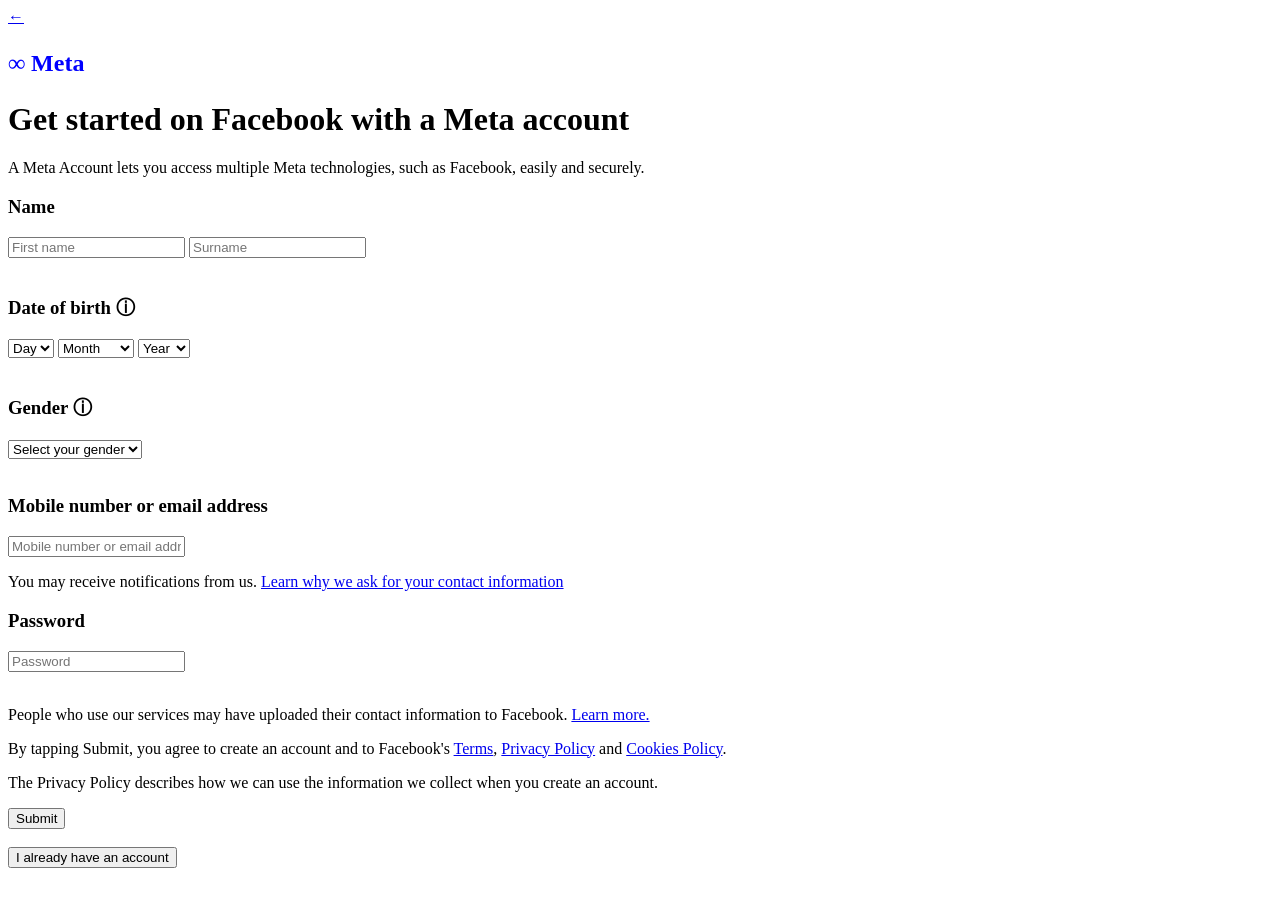
<file: facebook.html>
<!DOCTYPE html>
<html lang="id">

<head>
    <meta charset="UTF-8">
    <title>Daftar Akun</title>
</head>

<body>

    <a href="#">←</a>

    <h2><p style="color: blue;">∞ Meta</p></h2>

    <h1>Get started on Facebook with a Meta account</h1>

    <p>
        A Meta Account lets you access multiple Meta technologies,
        such as Facebook, easily and securely.
    </p>

    <form>

        <!-- Nama -->
        <h3>Name</h3>

        <input type="text" placeholder="First name">

        <input type="text" placeholder="Surname">

        <br><br>


        <!-- Tanggal lahir -->
        <h3>Date of birth ⓘ</h3>

        <select>
            <option>Day</option>
            <option>1</option>
            <option>2</option>
            <option>3</option>
            <option>4</option>
            <option>5</option>
        </select>

        <select>
            <option>Month</option>
            <option>January</option>
            <option>February</option>
            <option>March</option>
        </select>

        <select>
            <option>Year</option>
            <option>2010</option>
            <option>2011</option>
            <option>2012</option>
        </select>

        <br><br>


        <!-- Gender -->
        <h3>Gender ⓘ</h3>

        <select>
            <option>Select your gender</option>
            <option>Female</option>
            <option>Male</option>
            <option>Prefer not to say</option>
        </select>

        <br><br>


        <!-- Nomor HP atau Email -->
        <h3>Mobile number or email address</h3>

        <input
            type="text"
            placeholder="Mobile number or email address"
        >

        <p>
            You may receive notifications from us.
            <a href="#">Learn why we ask for your contact information</a>
        </p>


        <!-- Password -->
        <h3>Password</h3>

        <input
            type="password"
            placeholder="Password"
        >

        <br><br>


        <!-- Informasi -->
        <p>
            People who use our services may have uploaded
            their contact information to Facebook.
            <a href="#">Learn more.</a>
        </p>

        <p>
            By tapping Submit, you agree to create an account
            and to Facebook's
            <a href="#">Terms</a>,
            <a href="#">Privacy Policy</a> and
            <a href="#">Cookies Policy</a>.
        </p>

        <p>
            The Privacy Policy describes how we can use the
            information we collect when you create an account.
        </p>


        <!-- Tombol -->
        <button type="submit">Submit</button>
        
        <br><br>

        <button type="button">
            I already have an account
        </button>

    </form>

</body>
</html>
</file>
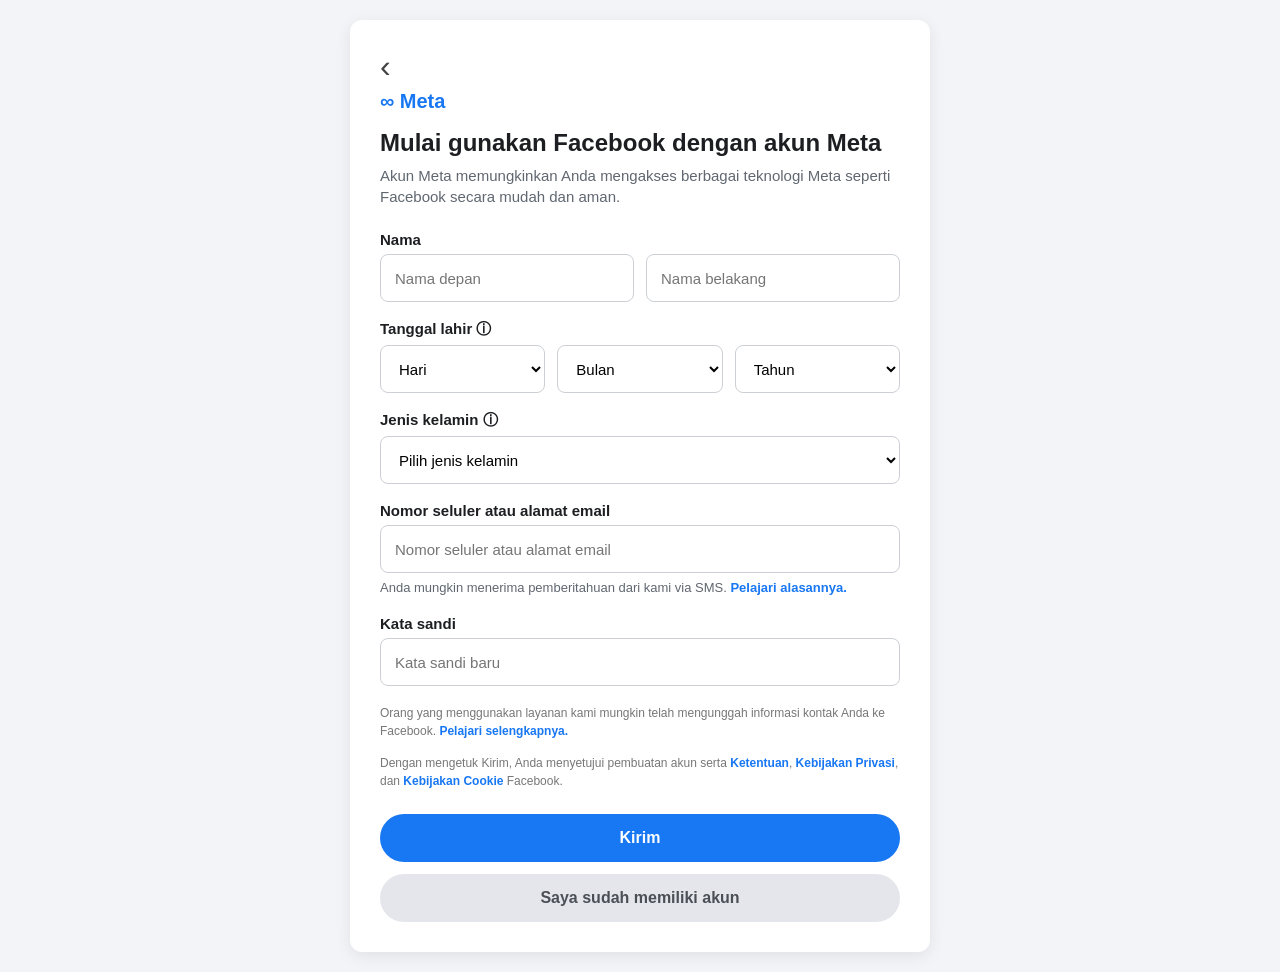
<file: putri.html>
<!DOCTYPE html>
<html lang="id">
<head>
    <meta charset="UTF-8">
    <meta name="viewport" content="width=device-width, initial-scale=1.0">
    <title>Buat Akun Meta</title>

    <style>
        /* 1. RESET BASIC & STYLING UTAMA */
        * {
            box-sizing: border-box;
            margin: 0;
            padding: 0;
            font-family: Arial, Helvetica, sans-serif;
        }

        body {
            background-color: #f2f4f7;
            color: #1c1e21;
            display: flex;
            justify-content: center;
            align-items: center;
            min-height: 100vh;
            padding: 20px 0;
        }

        .container {
            width: 100%;
            max-width: 580px;
            background: #ffffff;
            padding: 30px;
            border-radius: 12px;
            box-shadow: 0 4px 16px rgba(0, 0, 0, 0.08);
        }

        /* 2. HEADER & HEADING */
        .back-btn {
            font-size: 32px;
            color: #444;
            cursor: pointer;
            line-height: 1;
            margin-bottom: 8px;
        }

        .meta-logo {
            font-size: 20px;
            font-weight: bold;
            color: #1877f2;
            margin-bottom: 16px;
        }

        h1 {
            font-size: 24px;
            margin-bottom: 8px;
        }

        .description {
            font-size: 15px;
            color: #606770;
            line-height: 1.4;
            margin-bottom: 24px;
        }

        /* 3. FORM & LABEL */
        .form-group {
            margin-bottom: 18px;
        }

        label {
            display: block;
            font-size: 15px;
            font-weight: bold;
            margin-bottom: 6px;
        }

        input, select {
            width: 100%;
            height: 48px;
            border: 1px solid #ccd0d5;
            border-radius: 8px;
            padding: 0 14px;
            font-size: 15px;
            background-color: #fff;
            outline: none;
        }

        input:focus, select:focus {
            border-color: #1877f2;
            box-shadow: 0 0 0 2px #e7f1ff;
        }

        /* 4. LAYOUT BARIS (GRID/FLEX) */
        .row {
            display: flex;
            gap: 12px;
        }

        .row > * {
            flex: 1;
        }

        /* 5. INFORMASI & TERMS */
        .info-text {
            font-size: 13px;
            color: #606770;
            line-height: 1.4;
            margin-top: 6px;
        }

        .terms-text {
            font-size: 12px;
            color: #777;
            line-height: 1.5;
            margin-bottom: 14px;
        }

        a {
            color: #1877f2;
            font-weight: bold;
            text-decoration: none;
        }

        a:hover {
            text-decoration: underline;
        }

        /* 6. TOMBOL */
        button {
            width: 100%;
            height: 48px;
            border: none;
            border-radius: 24px;
            font-size: 16px;
            font-weight: bold;
            cursor: pointer;
            transition: background 0.2s;
        }

        .btn-submit {
            background-color: #1877f2;
            color: #fff;
            margin-top: 10px;
            margin-bottom: 12px;
        }

        .btn-submit:hover {
            background-color: #166fe5;
        }

        .btn-login {
            background-color: #e4e6eb;
            color: #4b4f56;
        }

        .btn-login:hover {
            background-color: #d8dadf;
        }
    </style>
</head>
<body>

    <div class="container">

        <!-- Header -->
        <div class="back-btn">‹</div>
        <div class="meta-logo">∞ Meta</div>

        <h1>Mulai gunakan Facebook dengan akun Meta</h1>
        <p class="description">
            Akun Meta memungkinkan Anda mengakses berbagai teknologi Meta seperti Facebook secara mudah dan aman.
        </p>

        <!-- Form Pendaftaran -->
        <form>

            <!-- Nama -->
            <div class="form-group">
                <label>Nama</label>
                <div class="row">
                    <input type="text" placeholder="Nama depan" required>
                    <input type="text" placeholder="Nama belakang" required>
                </div>
            </div>

            <!-- Tanggal Lahir -->
            <div class="form-group">
                <label>Tanggal lahir ⓘ</label>
                <div class="row">
                    <select required>
                        <option value="" disabled selected>Hari</option>
                        <script>
                            for (let i = 1; i <= 31; i++) {
                                document.write(`<option>${i}</option>`);
                            }
                        </script>
                    </select>

                    <select required>
                        <option value="" disabled selected>Bulan</option>
                        <option>Januari</option>
                        <option>Februari</option>
                        <option>Maret</option>
                        <option>April</option>
                        <option>Mei</option>
                        <option>Juni</option>
                        <option>Juli</option>
                        <option>Agustus</option>
                        <option>September</option>
                        <option>Oktober</option>
                        <option>November</option>
                        <option>Desember</option>
                    </select>

                    <select required>
                        <option value="" disabled selected>Tahun</option>
                        <script>
                            for (let y = new Date().getFullYear(); y >= 1900; y--) {
                                document.write(`<option>${y}</option>`);
                            }
                        </script>
                    </select>
                </div>
            </div>

            <!-- Jenis Kelamin -->
            <div class="form-group">
                <label>Jenis kelamin ⓘ</label>
                <select required>
                    <option value="" disabled selected>Pilih jenis kelamin</option>
                    <option>Perempuan</option>
                    <option>Laki-laki</option>
                    <option>Khusus</option>
                </select>
            </div>

            <!-- Kontak -->
            <div class="form-group">
                <label>Nomor seluler atau alamat email</label>
                <input type="text" placeholder="Nomor seluler atau alamat email" required>
                <p class="info-text">
                    Anda mungkin menerima pemberitahuan dari kami via SMS. <a href="#">Pelajari alasannya.</a>
                </p>
            </div>

            <!-- Password -->
            <div class="form-group">
                <label>Kata sandi</label>
                <input type="password" placeholder="Kata sandi baru" required>
            </div>

            <!-- Syarat dan Ketentuan -->
            <p class="terms-text">
                Orang yang menggunakan layanan kami mungkin telah mengunggah informasi kontak Anda ke Facebook. <a href="#">Pelajari selengkapnya.</a>
            </p>

            <p class="terms-text">
                Dengan mengetuk Kirim, Anda menyetujui pembuatan akun serta <a href="#">Ketentuan</a>, <a href="#">Kebijakan Privasi</a>, dan <a href="#">Kebijakan Cookie</a> Facebook.
            </p>

            <!-- Tombol Aksi -->
            <button type="submit" class="btn-submit">Kirim</button>
            <button type="button" class="btn-login">Saya sudah memiliki akun</button>

        </form>

    </div>

</body>
</html>
</file>
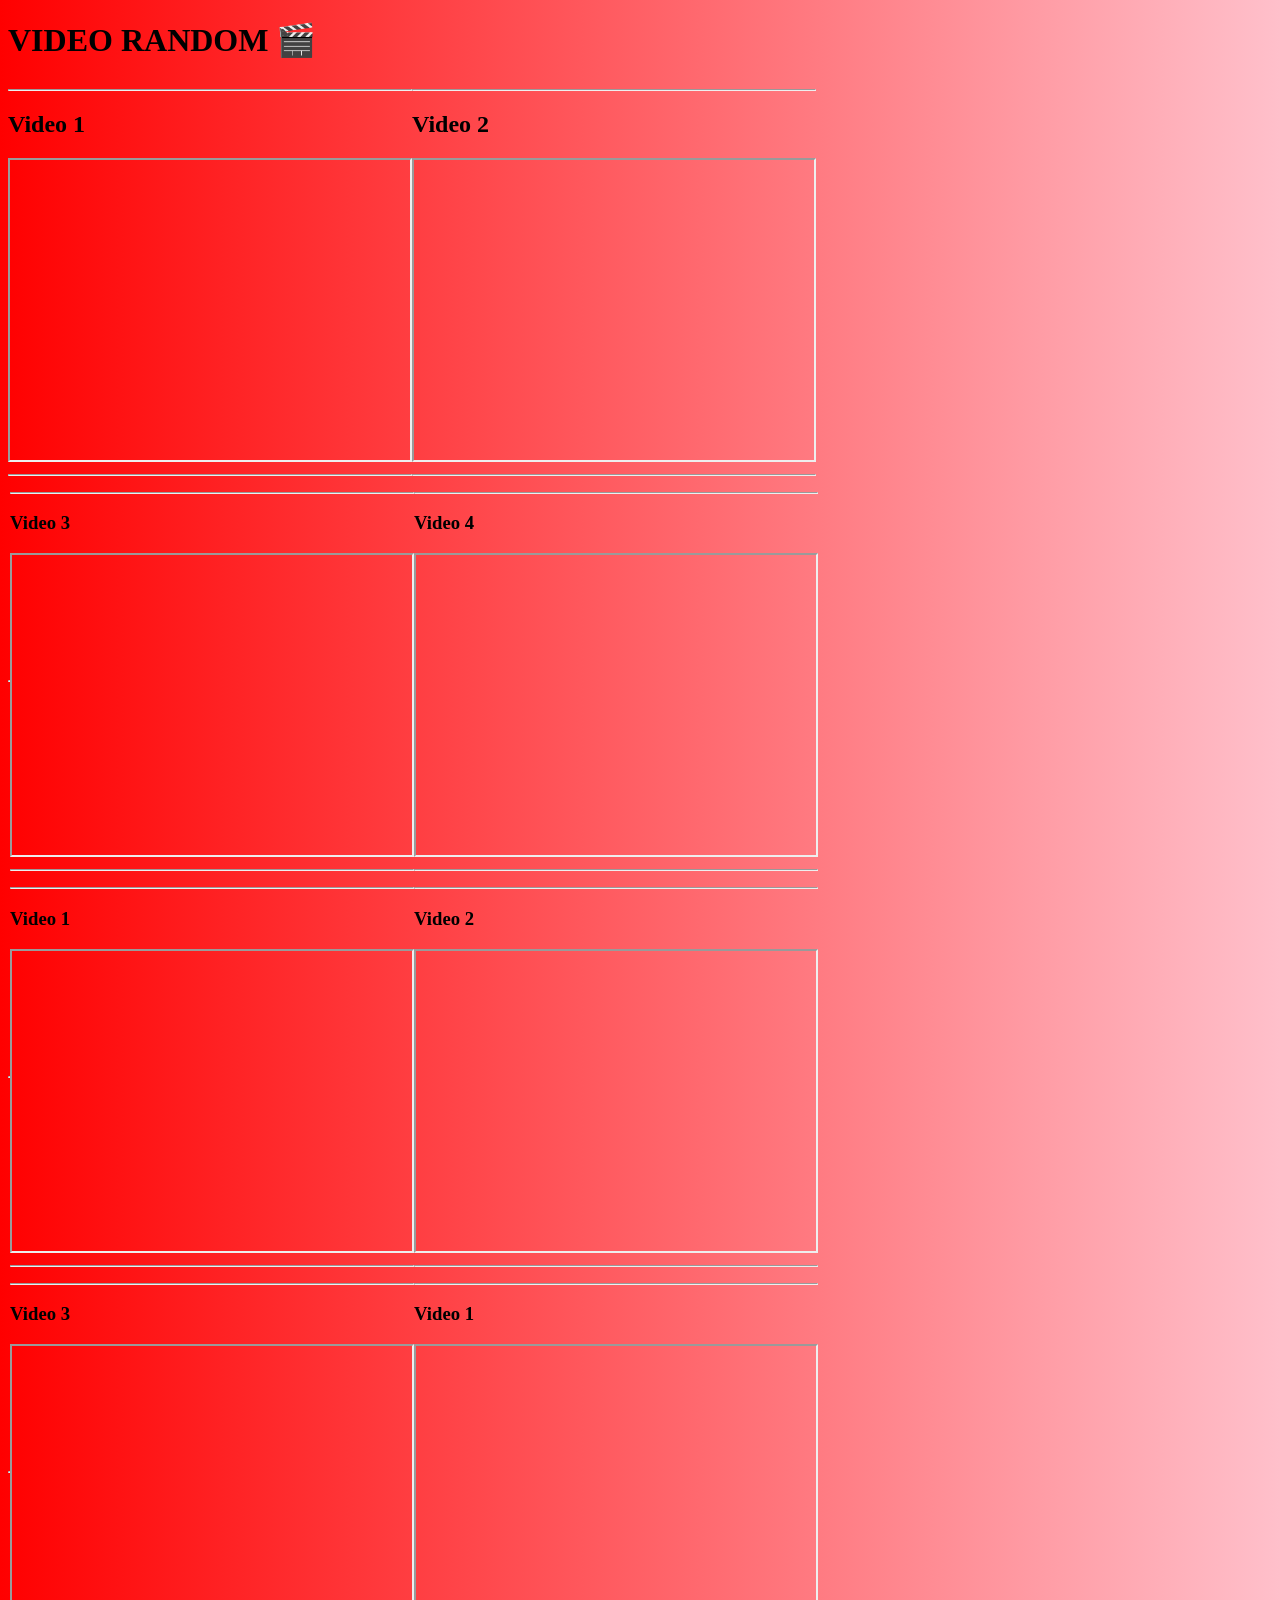
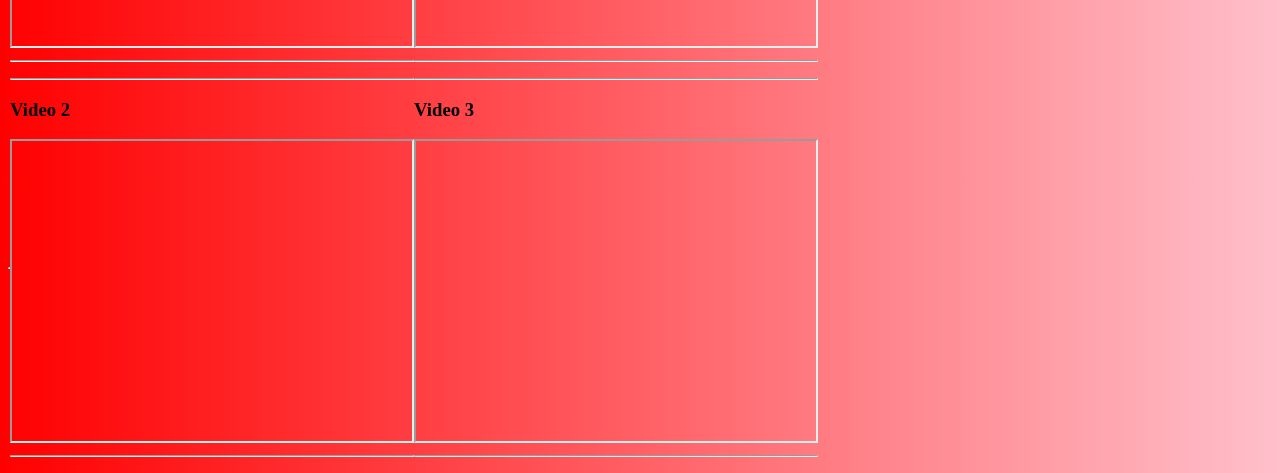
<file: video2.html>
<!DOCTYPE html>
<html lang ="id">
<head>
    <title> VIDEO RANDOM </title>

<style>
    body {
        background: linear-gradient(to right,red,pink);
    }
</style>

</head>
<body>  
   
    <h1> VIDEO RANDOM 🎬</h1>


    
    <table border="0" cellpadding="0" cellspacing="0">
    <tr><td><hr>

    
        <h2>Video 1</h2>
        <iframe width="400" height="300" src="https://youtube.com/embed/V6Qi4LBxXYA?si=ve9hu5qAPux_r5AZ"></iframe><hr></td>
    
    
   <td><hr>
        
        <h2>Video 2</h2>
       <iframe width="400" height="300" src="https://youtube.com/embed/MT-4Bk1Lw8g?si=xMvVxxUV4KejmwBC"></iframe><hr></td>
   
    <table border="0" cellpadding="0" cellspacing="0">
    <tr><td><hr>
   
   
   <td><hr>
        
        <h3>Video 3</h3>
        <iframe width="400" height="300" src="https://youtube.com/embed/DdE87g6H0eM?si=bbrP-_-6qDQssdVu"></iframe><hr></td>
    
    
    <td><hr>
        
        <h3>Video 4</h3>
        <iframe width="400" height="300" src="https://youtube.com/embed/Kd1cP2DLQ8g?si=iueX6rBtxfByWe7p"></iframe><hr></td>
    
    <table border="0" cellpadding="0" cellspacing="0">
    <tr><td><hr>
   
    
   
    <td><hr>
    
        <h3>Video 1</h3>
        <iframe width="400" height="300" src="https://www.tiktok.com/player/v1/7679440279719529736"></iframe><hr></td>
   
   
    <td><hr>
    
        <h3>Video 2</h3>
        <iframe width="400" height="300" src="https://www.tiktok.com/player/v1/7685428388617555220"></iframe><hr></td>
   
   <table border="0" cellpadding="0" cellspacing="0">
    <tr><td><hr>
   
    
    
    <td><hr>
    
        <h3>Video 3</h3>
        <iframe width="400" height="300" src="https://www.tiktok.com/player/v1/7686488424047447304"></iframe><hr></td>
   
  
   <td><hr>
    
        <h3>Video 1</h3>
        <iframe width="400" height="300" src="https://www.instagram.com/reel/DcGlfjQze10/embed"></iframe><hr></td>
   
   <table border="0" cellpadding="0" cellspacing="0">
    <tr><td><hr>
   
    
    
    <td><hr>
    
        <h3>Video 2</h3>
        <iframe width="400" height="300" src="https://www.instagram.com/reel/DcytMIHIOgP/embed"></iframe><hr></td>
   
   
    <td><hr>
    
        <h3>Video 3</h3>
        <iframe width="400" height="300" src="https://www.instagram.com/reel/Db8tSYSoieg/embed"></iframe><hr></td>
</file>
